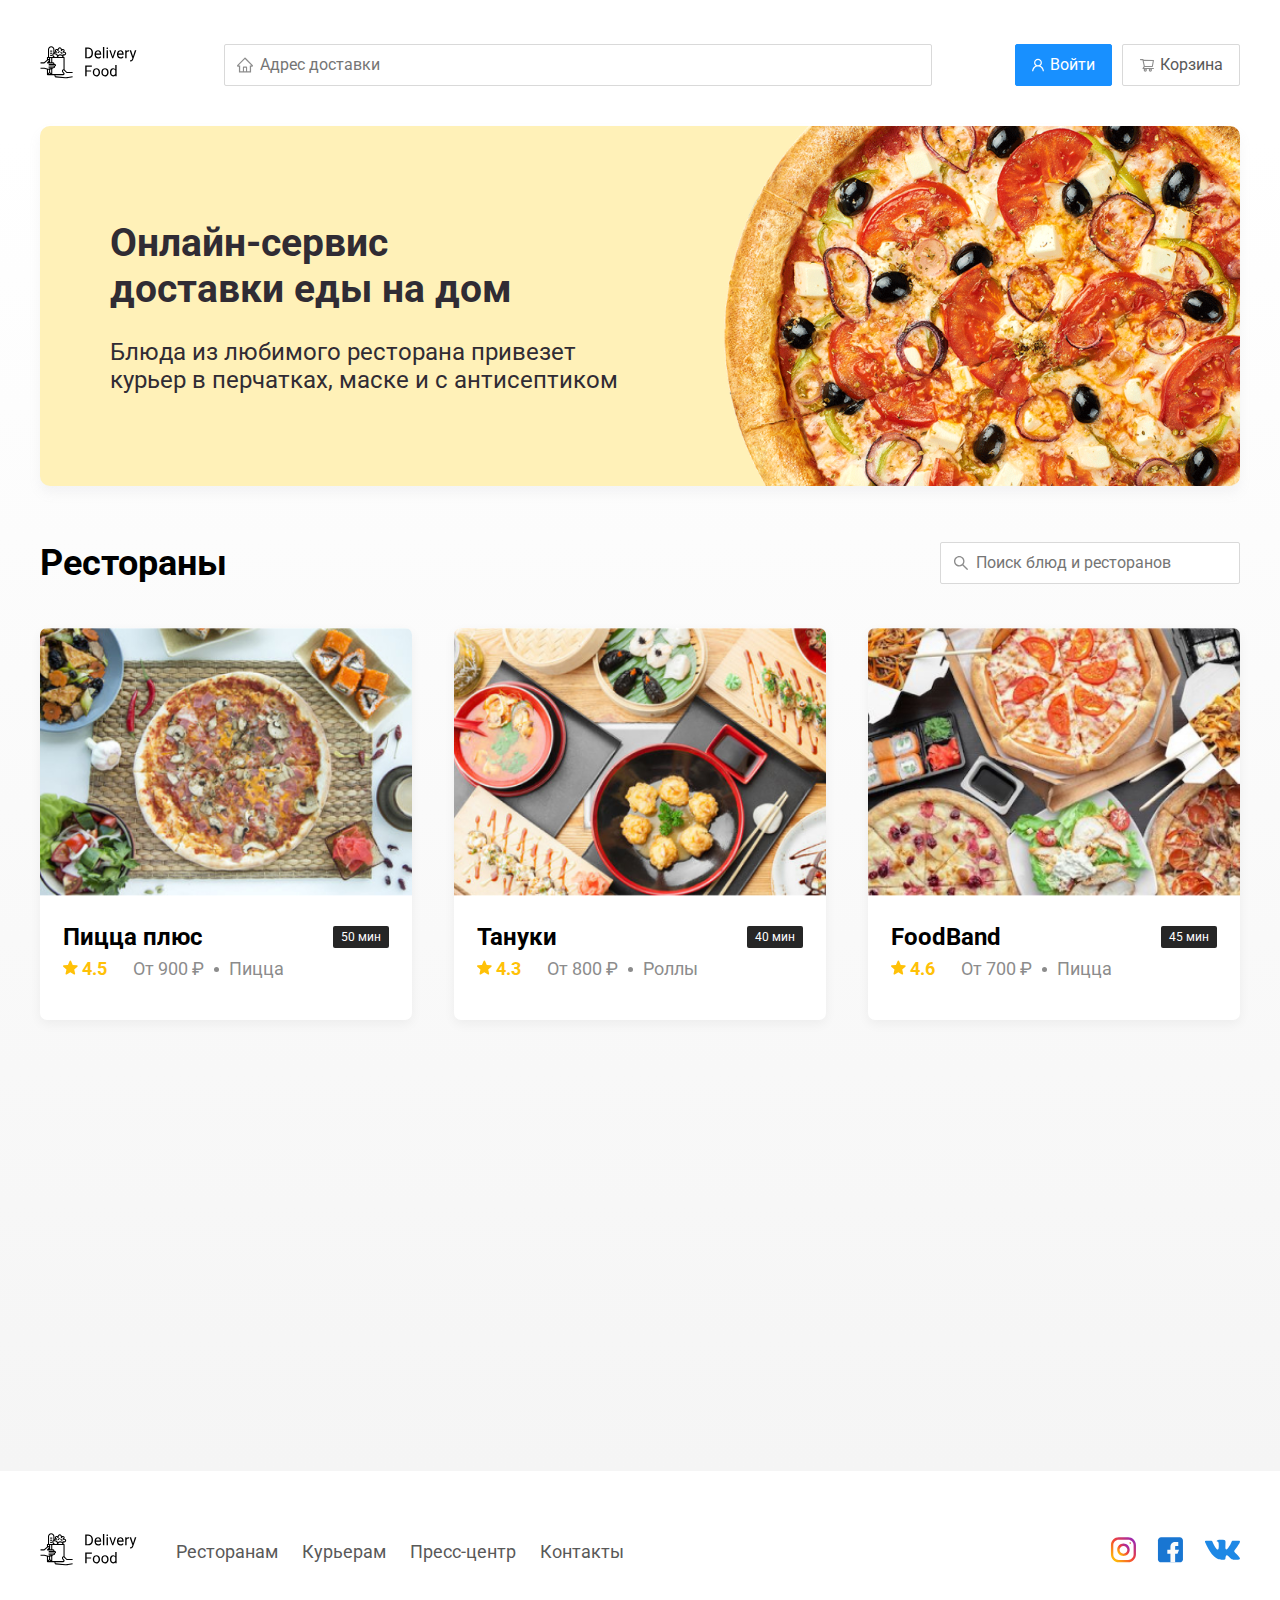
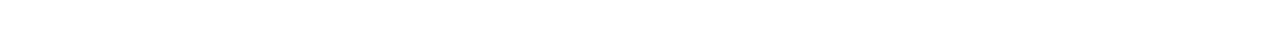
<file: index.html>
<!DOCTYPE html>
<html lang="ru">
  <head>
    <meta charset="UTF-8" />
    <meta name="viewport" content="width=device-width, initial-scale=1.0" />
    <title>Delivery Food-доставка еды на дом</title>
    <link href="https://fonts.googleapis.com/css2?family=Roboto:wght@400;700&display=swap" rel="stylesheet">
    <link rel="stylesheet" href="css/normalize.css">
    <link rel="stylesheet" href="css/animate.css">
    <link rel="stylesheet" href="css/style.css" />
  </head>
  <body>
    <div class="container">
      <header class="header">
        <a href="index.html" class="logo"><img src="img/logo.svg" alt="Logo" class="logo" />
        <!-- Логотип --></a>
        
        <input
          type="text"
          class="input address-input"
          placeholder="Адрес доставки"
        />
        <div class="buttons">
          <button class="button button-primary">
            <img src="img/user.svg" alt="user" class="button-icon" />
            <span class="button-text">Войти</span> 
          </button>
          <button class="button" id="card-button">
            <img
              src="img/shopping-cart.svg"
              alt="shopping-cart"
              class="button-icon"
            />
            <span class="button-text">Корзина</span>
          </button>
                 </div>
      </header>
      </div>


    <main class="main">
      <div class="container">
          <section class="promo1">
            <h1 class="promo-title"> Онлайн-сервис <br>доставки еды на дом</h1>
            <p class="promo-text">
              Блюда из любимого ресторана привезет <br>курьер в перчатках, маске и с антисептиком
            </p>
          </section>
          
          <section class="restaurents">
            <div class="section-heading">
              <h2 class="section-title">Рестораны</h2>
              <input type="text" class="input-search input" placeholder="Поиск блюд и ресторанов">
            </div>
          
            <div class="cards">
              <a href="#" class="card wow fadeInUp" data-wow-delay="0.2s">
                <img src="img/image.jpg" alt="image" class="card-image">
                <div class="card-text">
                  <div class="card-heading">
                    <h3 class="card-title">
                      Пицца плюс
                    </h3>
                    <span class="card-tag tag">50 мин</span>
          
                    <!-- /.card-title -->
                  </div>
                  <!-- /.card-heading -->
                  <div class="card-info">
                    <div class="rating">
                      <img src="img/rating.svg" alt="rating" class="rating-star">
                      4.5</div>
                    <div class="price">От 900 ₽</div>
                    <div class="category">Пицца</div>
                  </div>
                  <!-- /.card-info -->
                </div>
                <!-- /.card-text -->
              </a>
              <!-- /.card -->
              <a href="restaraunt.html" class="card wow fadeInUp" data-wow-delay="0.4s">
                <img src="img/image2.jpg" alt="image" class="card-image">
                <div class="card-text">
                  <div class="card-heading">
                    <h3 class="card-title">
                      Тануки
                    </h3>
                    <span class="card-tag tag">40 мин</span>
          
                    <!-- /.card-title -->
                  </div>
                  <!-- /.card-heading -->
                  <div class="card-info">
                    <div class="rating">
                      <img src="img/rating.svg" alt="rating" class="rating-star">
                      4.3</div>
                    <div class="price">От 800 ₽</div>
                    <div class="category">Роллы</div>
                  </div>
                  <!-- /.card-info -->
                </div>
                <!-- /.card-text -->
              </a>
              <!-- /.card -->
              <a href="#" class="card wow fadeInUp" data-wow-delay="0.6s">
                <img src="img/image3.jpg" alt="image" class="card-image">
                <div class="card-text">
                  <div class="card-heading">
                    <h3 class="card-title">
                      FoodBand
                    </h3>
                    <span class="card-tag tag">45 мин</span>
          
                    <!-- /.card-title -->
                  </div>
                  <!-- /.card-heading -->
                  <div class="card-info">
                    <div class="rating">
                      <img src="img/rating.svg" alt="rating" class="rating-star">
                      4.6</div>
                    <div class="price">От 700 ₽</div>
                    <div class="category">Пицца</div>
                  </div>
                  <!-- /.card-info -->
                </div>
                <!-- /.card-text -->
              </a>
              <!-- /.card -->
              <a href="#" class="card wow fadeInUp" data-wow-delay="0.2s">
                <img src="img/image4.jpg" alt="image" class="card-image">
                <div class="card-text">
                  <div class="card-heading">
                    <h3 class="card-title">
                      Жадина-пицца
                    </h3>
                    <span class="card-tag tag">55 мин</span>
          
                    <!-- /.card-title -->
                  </div>
                  <!-- /.card-heading -->
                  <div class="card-info">
                    <div class="rating">
                      <img src="img/rating.svg" alt="rating" class="rating-star">
                      4.4</div>
                    <div class="price">От 850 ₽</div>
                    <div class="category">Пицца</div>
                  </div>
                  <!-- /.card-info -->
                </div>
                <!-- /.card-text -->
              </a>
              <!-- /.card -->
              <a href="#" class="card wow fadeInUp" data-wow-delay="0.4s">
                <img src="img/image5.jpg" alt="image" class="card-image">
                <div class="card-text">
                  <div class="card-heading">
                    <h3 class="card-title">
                      Точка еды
                    </h3>
                    <span class="card-tag tag">50 мин</span>
          
                    <!-- /.card-title -->
                  </div>
                  <!-- /.card-heading -->
                  <div class="card-info">
                    <div class="rating">
                      <img src="img/rating.svg" alt="rating" class="rating-star">
                      4.5</div>
                    <div class="price">От 900 ₽</div>
                    <div class="category">Пицца</div>
                  </div>
                  <!-- /.card-info -->
                </div>
                <!-- /.card-text -->
              </a>
              <!-- /.card -->
              <a href="#" class="card wow fadeInUp" data-wow-delay="0.6s">
                <img src="img/image6.jpg" alt="image" class="card-image">
                <div class="card-text">
                  <div class="card-heading">
                    <h3 class="card-title">
                      Пицца плюс
                    </h3>
                    <span class="card-tag tag">60 мин</span>
          
                    <!-- /.card-title -->
                  </div>
                  <!-- /.card-heading -->
                  <div class="card-info">
                    <div class="rating">
                      <img src="img/rating.svg" alt="rating" class="rating-star">
                      4.5</div>
                    <div class="price">От 900 ₽</div>
                    <div class="category">Пицца</div>
                  </div>
                  <!-- /.card-info -->
                </div>
                <!-- /.card-text -->
              </a>
              <!-- /.card -->
          
            </div>
            <!-- /.cards -->
          </section>
      </div>
    </main>


    <footer class="footer">
      <div class="container">
        <div class="footer-block">
        <a href="index.html" class="logo"> <img src="img/logo.svg" alt="logo" class="logo footer-logo"></a>
          <nav class="footer-navigation">
            <a href="#" class="footer-link">Ресторанам</a>
            <a href="#" class="footer-link">Курьерам</a>
            <a href="#" class="footer-link">Пресс-центр</a>
            <a href="#" class="footer-link">Контакты</a>
          </nav>
          <div class="social-links">
            <a href="#" class="social-link">
              <img src="img/instagram.svg" alt="instagram">
            </a>
            <a href="#" class="social-link"><img src="img/facebook.svg" alt="facebook"></a>
            <a href="#" class="social-link"><img src="img/vk.svg" alt="vk"></a>
          </div>
        </div>
      </div>
    </footer>
    <div class="modal ">
      <div class="modal-dialog">
        <div class="modal-header">
          <h3 class="modal-title">Корзина</h3>
          <button class="close">&times;</button>
        </div>
        <div class="modal-body">
          <div class="food-row">
            <span class="food-name">Ролл угорь стандарт</span>
            <strong class="food-price">250 ₽</strong>
            <div class="food-counter">
              <button class="counter-button">-</button>
              <span class="counter">1</span>
              <button class="counter-button">+</button>
            </div>
          </div>
          <!-- /.foods-row -->
          <div class="food-row">
            <span class="food-name">Ролл угорь стандарт</span>
            <strong class="food-price">250 ₽</strong>
            <div class="food-counter">
              <button class="counter-button">-</button>
              <span class="counter">1</span>
              <button class="counter-button">+</button>
            </div>
          </div>
          <!-- /.foods-row -->
          <div class="food-row">
            <span class="food-name">Ролл угорь стандарт</span>
            <strong class="food-price">250 ₽</strong>
            <div class="food-counter">
              <button class="counter-button">-</button>
              <span class="counter">1</span>
              <button class="counter-button">+</button>
            </div>
          </div>
          <!-- /.foods-row -->
          <div class="food-row">
            <span class="food-name">Ролл угорь стандарт</span>
            <strong class="food-price">250 ₽</strong>
            <div class="food-counter">
              <button class="counter-button">-</button>
              <span class="counter">1</span>
              <button class="counter-button">+</button>
            </div>
          </div>
          <!-- /.foods-row -->
          <div class="food-row">
            <span class="food-name">Ролл угорь стандарт</span>
            <strong class="food-price">250 ₽</strong>
            <div class="food-counter">
              <button class="counter-button">-</button>
              <span class="counter">1</span>
              <button class="counter-button">+</button>
            </div>
          </div>
          <!-- /.foods-row -->
        </div>
        <div class="modal-footer">
          <span class="price-tag">1250 ₽</span>
          <div class="footer-buttons">
            <button class="button button-primary">Оформить заказ</button>
            <button class="button">Отмена</button>
          </div>
        </div>
      </div>
    </div>
  <script src="js/wow.min.js"></script>
    <script src="js/main.js"></script>
    
  </body>
</html>
</file>
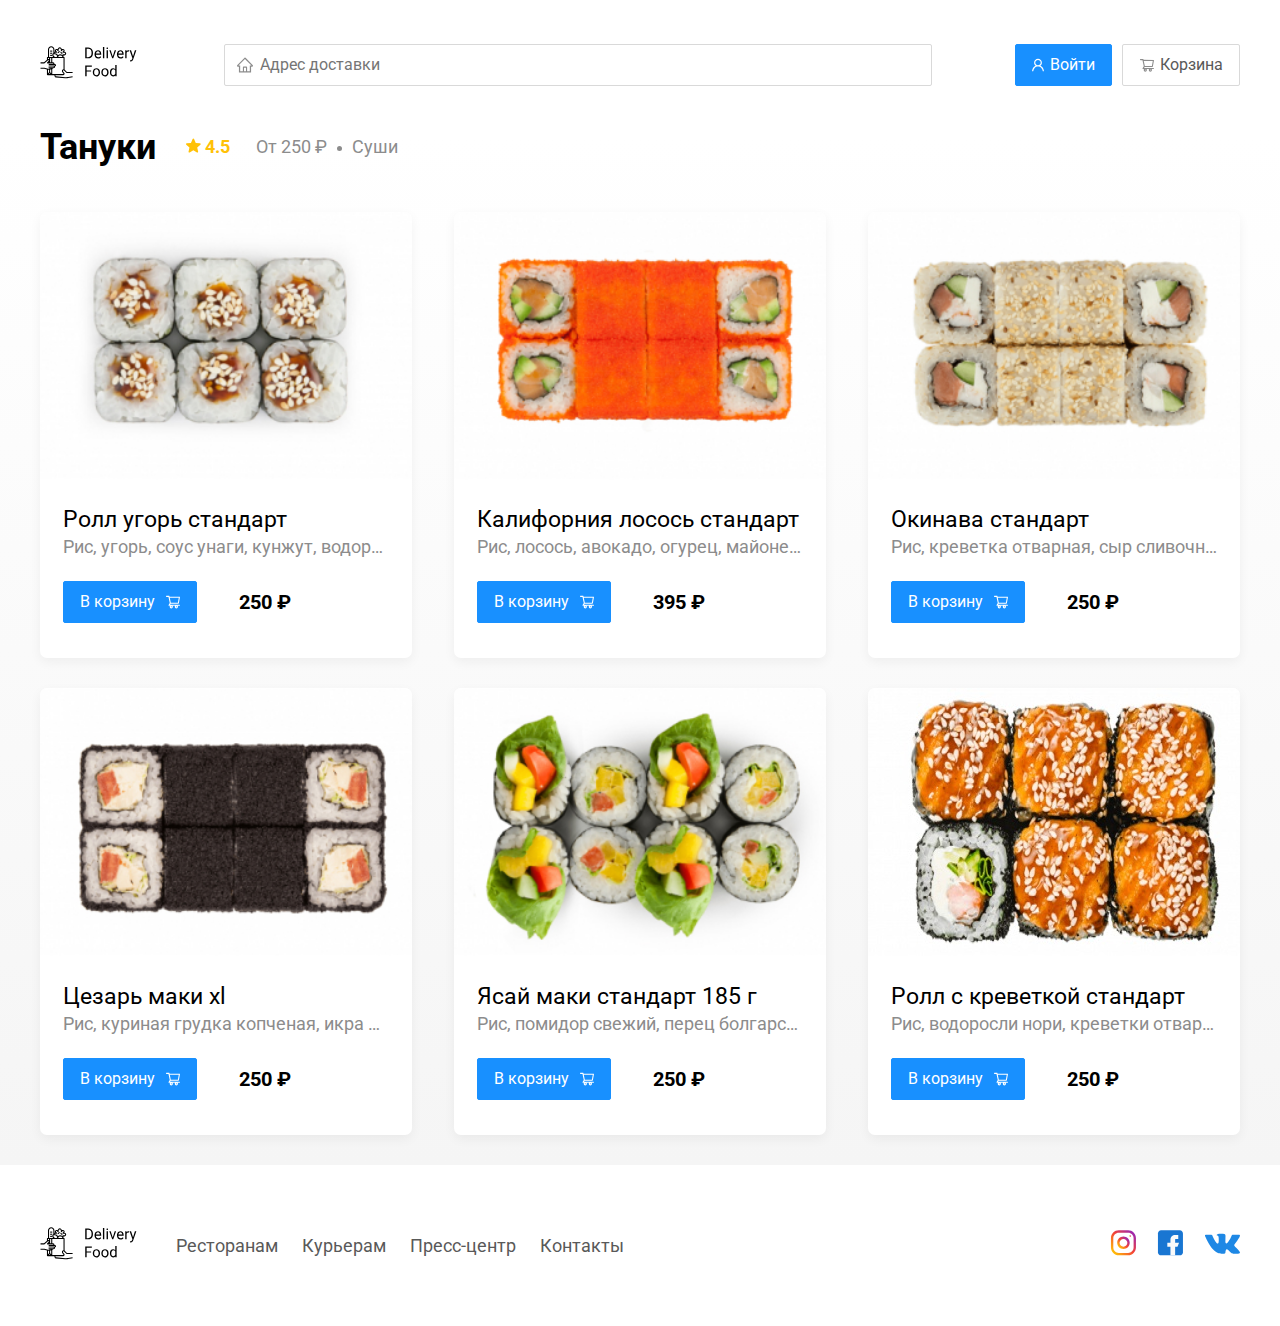
<file: restaraunt.html>
<!DOCTYPE html>
<html lang="ru">
  <head>
    <meta charset="UTF-8" />
    <meta name="viewport" content="width=device-width, initial-scale=1.0" />
    <title>Delivery Food-доставка еды на дом</title>
    <link href="https://fonts.googleapis.com/css2?family=Roboto:wght@400;700&display=swap" rel="stylesheet">
    <link rel="stylesheet" href="css/normalize.css">
    <link rel="stylesheet" href="css/animate.css">
   
    <link rel="stylesheet" href="css/style.css" />
  </head>
  <body>
    <div class="container">
      <header class="header">
      <a href="index.html" class="logo"> <img src="img/logo.svg" alt="Logo" class="logo" /></a>
        <!-- Логотип -->
        <input
          type="text"
          class="input address-input"
          placeholder="Адрес доставки"
        />
        <div class="buttons">
          <button class="button button-primary">
            <img src="img/user.svg" alt="user" class="button-icon" />
            <span class="button-text">Войти</span> 
          </button>
          <button class="button" id="card-button">
            <img
              src="img/shopping-cart.svg"
              alt="shopping-cart"
              class="button-icon"
            />
            <span class="button-text">Корзина</span>
          </button>
                 </div>
      </header>
      </div>


    <main class="main">
      <div class="container">
          
          
          <section class="restaurents">
            <div class="section-heading">
              <h2 class="section-title">Тануки</h2>
              <div class="card-info">
                <div class="rating">
                  <img src="img/rating.svg" alt="rating" class="rating-star">
                  4.5</div>
                <div class="price">От 250 ₽</div>
                <div class="category">Суши</div>
              </div>
            </div>
          
            <div class="cards">
              <div class="card wow fadeInUp" data-wow-delay="0.2s">
                <img src="img/image21.jpg" alt="image" class="card-image">
                <div class="card-text">
                  <div class="card-heading">
                    <h3 class="card-title card-title-reg">
                    Ролл угорь стандарт
                    </h3>
                   
          
                    <!-- /.card-title -->
                  </div>
                  <!-- /.card-heading -->
                  <div class="card-info">
                   
                   
                    <div class="ingridients">Рис, угорь, соус унаги, кунжут, водоросли нори.</div>
                    
                  </div>
                  <!-- /.card-info -->
                  <div class="card-buttons">
                    <button class="button button-primary">
                      <span class="button-card-text">В корзину</span>
                      <img src="img/cart1.svg" alt="shopping-cart" class="button-card-image">
                    </button>
                    <strong class="card-price-bold">250 ₽</strong>
                  </div>
                </div>
                <!-- /.card-text -->
              </div>
              <!-- /.card -->
              <div class="card wow fadeInUp" data-wow-delay="0.4s">
                <img src="img/image22.jpg" alt="image" class="card-image">
                <div class="card-text">
                  <div class="card-heading">
                    <h3 class="card-title card-title-reg">
                      Калифорния лосось стандарт
                    </h3>
                
                
                    <!-- /.card-title -->
                  </div>
                  <!-- /.card-heading -->
                  <div class="card-info">
                
                
                    <div class="ingridients">Рис, лосось, авокадо, огурец, майонез, икра масаго, водоросли нори.</div>
                
                  </div>
                  <!-- /.card-info -->
                  <div class="card-buttons">
                    <button class="button button-primary">
                      <span class="button-card-text">В корзину</span>
                      <img src="img/cart1.svg" alt="shopping-cart" class="button-card-image">
                    </button>
                    <strong class="card-price-bold">395 ₽</strong>
                  </div>
                </div>
                <!-- /.card-text -->
              </div>
              <!-- /.card -->
              <div class="card wow fadeInUp" data-wow-delay="0.6s">
                <img src="img/image23.jpg" alt="image" class="card-image">
                <div class="card-text">
                  <div class="card-heading">
                    <h3 class="card-title card-title-reg">
                      Окинава стандарт
                    </h3>
                
                
                    <!-- /.card-title -->
                  </div>
                  <!-- /.card-heading -->
                  <div class="card-info">
                
                
                    <div class="ingridients">Рис, креветка отварная, сыр сливочный, лосось, огурец свежий...</div>
                
                  </div>
                  <!-- /.card-info -->
                  <div class="card-buttons">
                    <button class="button button-primary">
                      <span class="button-card-text">В корзину</span>
                      <img src="img/cart1.svg" alt="shopping-cart" class="button-card-image">
                    </button>
                    <strong class="card-price-bold">250 ₽</strong>
                  </div>
                </div>
                <!-- /.card-text -->
              </div>
              <!-- /.card -->
              <div class="card wow fadeInUp" data-wow-delay="0.2s">
                <img src="img/image24.jpg" alt="image" class="card-image">
                <div class="card-text">
                  <div class="card-heading">
                    <h3 class="card-title card-title-reg">
                      Цезарь маки хl
                    </h3>
                
                
                    <!-- /.card-title -->
                  </div>
                  <!-- /.card-heading -->
                  <div class="card-info">
                
                
                    <div class="ingridients">Рис, куриная грудка копченая, икра масаго, томат, айсберг, соус цезарь...</div>
                
                  </div>
                  <!-- /.card-info -->
                  <div class="card-buttons">
                    <button class="button button-primary">
                      <span class="button-card-text">В корзину</span>
                      <img src="img/cart1.svg" alt="shopping-cart" class="button-card-image">
                    </button>
                    <strong class="card-price-bold">250 ₽</strong>
                  </div>
                </div>
                <!-- /.card-text -->
              </div>
              <!-- /.card -->
              <div class="card wow fadeInUp" data-wow-delay="0.4s">
                <img src="img/image25.jpg" alt="image" class="card-image">
              <div class="card-text">
                <div class="card-heading">
                  <h3 class="card-title card-title-reg">
                    Ясай маки стандарт 185 г
                  </h3>
              
              
                  <!-- /.card-title -->
                </div>
                <!-- /.card-heading -->
                <div class="card-info">
              
              
                  <div class="ingridients">Рис, помидор свежий, перец болгарский, авокадо, огурец, айсберг</div>
              
                </div>
                <!-- /.card-info -->
                <div class="card-buttons">
                  <button class="button button-primary">
                    <span class="button-card-text">В корзину</span>
                    <img src="img/cart1.svg" alt="shopping-cart" class="button-card-image">
                  </button>
                  <strong class="card-price-bold">250 ₽</strong>
                </div>
              </div>
              <!-- /.card-text -->
              </div>
              <!-- /.card -->
              <div class="card wow fadeInUp" data-wow-delay="0.6s">
                <img src="img/image26.jpg" alt="image" class="card-image" >
                <div class="card-text">
                  <div class="card-heading">
                    <h3 class="card-title card-title-reg">
                      Ролл с креветкой стандарт
                    </h3>
                
                
                    <!-- /.card-title -->
                  </div>
                  <!-- /.card-heading -->
                  <div class="card-info">
                
                
                    <div class="ingridients">Рис, водоросли нори, креветки отварные, сыр сливочный, огурцы</div>
                
                  </div>
                  <!-- /.card-info -->
                  <div class="card-buttons">
                    <button class="button button-primary">
                      <span class="button-card-text">В корзину</span>
                      <img src="img/cart1.svg" alt="shopping-cart" class="button-card-image">
                    </button>
                    <strong class="card-price-bold">250 ₽</strong>
                  </div>
                </div>
                <!-- /.card-text -->
              </div>
              <!-- /.card -->
          
            </div>
            <!-- /.cards -->
          </section>
      </div>
    </main>


    <footer class="footer">
      <div class="container">
        <div class="footer-block">
        <a href="index.html" class="logo"> <img src="img/logo.svg" alt="logo" class="logo footer-logo"></a>
          <nav class="footer-navigation">
            <a href="#" class="footer-link">Ресторанам</a>
            <a href="#" class="footer-link">Курьерам</a>
            <a href="#" class="footer-link">Пресс-центр</a>
            <a href="#" class="footer-link">Контакты</a>
          </nav>
          <div class="social-links">
            <a href="#" class="social-link">
              <img src="img/instagram.svg" alt="instagram">
            </a>
            <a href="#" class="social-link"><img src="img/facebook.svg" alt="facebook"></a>
            <a href="#" class="social-link"><img src="img/vk.svg" alt="vk"></a>
          </div>
        </div>
      </div>
    </footer>

    <div class="modal ">
      <div class="modal-dialog">
        <div class="modal-header">
          <h3 class="modal-title">Корзина</h3>
          <button class="close">&times;</button>
        </div>
        <div class="modal-body">
          <div class="food-row">
            <span class="food-name">Ролл угорь стандарт</span>
            <strong class="food-price">250 ₽</strong>
            <div class="food-counter">
              <button class="counter-button">-</button>
              <span class="counter">1</span>
              <button class="counter-button">+</button>
            </div>
          </div>
          <!-- /.foods-row -->
          <div class="food-row">
            <span class="food-name">Ролл угорь стандарт</span>
            <strong class="food-price">250 ₽</strong>
            <div class="food-counter">
              <button class="counter-button">-</button>
              <span class="counter">1</span>
              <button class="counter-button">+</button>
            </div>
          </div>
          <!-- /.foods-row -->
          <div class="food-row">
            <span class="food-name">Ролл угорь стандарт</span>
            <strong class="food-price">250 ₽</strong>
            <div class="food-counter">
              <button class="counter-button">-</button>
              <span class="counter">1</span>
              <button class="counter-button">+</button>
            </div>
          </div>
          <!-- /.foods-row -->
          <div class="food-row">
            <span class="food-name">Ролл угорь стандарт</span>
            <strong class="food-price">250 ₽</strong>
            <div class="food-counter">
              <button class="counter-button">-</button>
              <span class="counter">1</span>
              <button class="counter-button">+</button>
            </div>
          </div>
          <!-- /.foods-row -->
          <div class="food-row">
            <span class="food-name">Ролл угорь стандарт</span>
            <strong class="food-price">250 ₽</strong>
            <div class="food-counter">
              <button class="counter-button">-</button>
              <span class="counter">1</span>
              <button class="counter-button">+</button>
            </div>
          </div>
          <!-- /.foods-row -->
        </div>
        <div class="modal-footer">
          <span class="price-tag">1250 ₽</span>
          <div class="footer-buttons">
            <button class="button button-primary">Оформить заказ</button>
            <button class="button">Отмена</button>
          </div>
        </div>
      </div>
    </div>
  <script src="js/wow.min.js"></script>
    <script src="js/main.js"></script>
  </body>
</html>
</file>
<file: css/style.css>
* {
  box-sizing: border-box;
}

body {
  font-family: "Roboto", sans-serif;
  padding-top: 44px;
}
.container {
  max-width: 1200px;
  margin: auto;
}
.header {
  display: flex;
  align-items: center;
  justify-content: space-between;

  margin-bottom: 40px;
}
.input {
  background: #ffffff;
  border: 1px solid #d9d9d9;
  box-sizing: border-box;
  border-radius: 2px;
  font-size: 16px;
  line-height: 24px;
  padding: 8px;
  padding-left: 35px;
  background-repeat: no-repeat;
  background-position: left 11px center;
}

.address-input {
  flex: 0.8;
  background-image: url("../img/home.svg");
}

.input-search {
  width: 300px;
  background-image: url("../img/search.svg");
  margin-left: auto;
}

.buttons {
  display: flex;
  align-items: center;
}
.button {
  display: flex;
  align-items: center;
  padding: 8px 16px;
  background: #ffffff;
  border: 1px solid #d9d9d9;
  box-sizing: border-box;
  box-shadow: 0px 0px 2px rgba(0, 0, 0, 0.0015);
  border-radius: 2px;
  color: #595959;
  font-size: 16px;
  line-height: 24px;
}

.button-primary {
  background: #1890ff;
  border: 1px solid #1890ff;
  color: #ffffff;
  margin-right: 10px;
}

.button-card-text {
  margin-right: 10px;
}
.button-icon {
  margin-right: 6px;
}
.shopping-cart {
  margin-right: 6px;
}

.promo1 {
  box-shadow: 0px 7px 12px rgba(158, 158, 163, 0.1);
  background: #fff1b8 url("../img/pizza.jpeg") no-repeat top -100px right -247px /
    924px;
  border-radius: 10px;
  padding: 68px 70px;
  margin-bottom: 56px;
}

.promo-text {
  max-width: 538px;
  font-style: normal;
  font-weight: normal;
  font-size: 24px;
  line-height: 28px;

  color: #302c34;
}
.promo-title {
  font-style: normal;
  font-weight: bold;
  font-size: 39px;
  line-height: 46px;

  color: #302c34;
}

.main {
  background: linear-gradient(
    180deg,
    rgba(245, 245, 245, 0) 1.04%,
    #f5f5f5 100%
  );
}

.section-heading {
  display: flex;
  align-items: center;
  margin-bottom: 44px;
}
.section-title {
  font-style: normal;
  font-weight: bold;
  font-size: 36px;
  line-height: 42px;
  margin: 0;
  color: #000000;
  margin-right: 30px;
}

.card {
  background: #ffffff;
  box-shadow: 0px 4px 12px rgba(0, 0, 0, 0.05);
  border-radius: 7px;
  overflow: hidden;
  margin-bottom: 30px;
  flex-basis: 31%;
  text-decoration: none;
}

.cards {
  display: flex;
  align-items: flex-start;
  flex-wrap: wrap;
  justify-content: space-between;
}

.card-image {
  width: 384px;
  height: 268px;
  object-fit: cover;
}

.restaraunts .card-image {
  width: 212px;
  height: 384px;
}

.card-text {
  margin-top: 20px;
  padding-bottom: 35px;
  padding-left: 23px;
  padding-right: 23px;
}

.card-heading {
  display: flex;
  align-items: center;
  justify-content: space-between;
}

.card-title {
  margin: 0;
  font-style: normal;
  font-weight: bold;
  font-size: 24px;
  line-height: 32px;
  color: #000000;
}

.card-title-reg {
  font-weight: 400;
  font-size: 23px;
}
.card-tag {
  color: #ffffff;
  font-style: normal;
  font-weight: normal;
  font-size: 12px;
  line-height: 20px;
  background: #262626;
  border-radius: 2px;
  padding: 1px 8px;
}

.card-info {
  display: flex;
  align-items: center;
  flex-wrap: wrap;
}

.card-buttons {
  display: flex;
  margin-top: 24px;
  align-items: center;
}
.card-price-bold {
  font-style: normal;
  font-weight: bold;
  font-size: 20px;
  line-height: 32px;
  margin-left: 32px;
}

.rating {
  margin-right: 26px;
  font-style: normal;
  font-weight: bold;
  font-size: 18px;
  line-height: 32px;

  color: #ffc107;
}

.price,
.category {
  font-style: normal;
  font-weight: normal;
  font-size: 18px;
  line-height: 32px;
  color: #8c8c8c;
}

.ingridients {
  text-overflow: ellipsis;
  overflow: hidden;
  white-space: nowrap;
}
.category {
  text-overflow: ellipsis;
  overflow: hidden;
  white-space: nowrap;
  max-width: 150px;
}
.price {
  margin-right: 10px;
}

.price::after {
  content: "";
  width: 5px;
  height: 5px;
  background-color: #8c8c8c;
  display: inline-block;
  vertical-align: middle;
  border-radius: 50%;
  margin-left: 10px;
}

.ingridients {
  font-style: normal;
  font-weight: normal;
  font-size: 18px;
  line-height: 21px;
  color: #8c8c8c;
}
.footer {
  padding: 60px 0;
}

.footer-block {
  display: flex;
  align-items: center;
  justify-content: space-between;
}

.footer-navigation {
  margin-right: auto;
  margin-left: 35px;
}

.footer-link {
  display: inline-block;
  color: #595959;
  text-decoration: none;
  font-style: normal;
  font-weight: normal;
  font-size: 18px;
  line-height: 21px;
}
.footer-link:not(:last-child) {
  margin-right: 20px;
}

.social-links {
  display: flex;
  align-items: center;
}
.social-link:not(:last-child) {
  margin-right: 21px;
}

.modal {
  position: fixed;
  display: flex;
  left: 0;
  top: 0;
  width: 100%;
  height: 100%;
  background: rgba(0, 0, 0, 0.4);
  display: none;
}

.isOPen {
  display: flex;
}
.modal-dialog {
  max-width: 780px;
  width: 95%;

  left: 327.89px;
  top: 364.2px;
  background: #ffffff;
  border-radius: 5px;
  margin: auto;
  padding: 40px 45px;
}
.modal-header {
  display: flex;
  align-items: center;
  justify-content: space-between;
  margin-bottom: 45px;
}
.modal-title {
  font-style: normal;
  font-weight: bold;
  font-size: 36px;
  line-height: 42px;
  margin: 0;
}

.close {
  font-size: 36px;
  border: none;
  background-color: transparent;
}

.food-row {
  display: flex;
  align-items: center;
  justify-content: space-between;
  padding-bottom: 8px;
  border-bottom: 1px solid #d9d9d9;
  margin-bottom: 15px;
}
.food-name {
  font-style: normal;
  font-weight: normal;
  font-size: 18px;
  line-height: 32px;
}
.food-price {
  margin-left: auto;
  margin-right: 47px;
  font-style: normal;
  font-weight: bold;
  font-size: 20px;
  line-height: 32px;
}
.food-counter {
  display: flex;
  align-items: center;
}

.counter-button {
  background: #ffffff;
  border: 1px solid #40a9ff;
  box-sizing: border-box;
  border-radius: 2px;
  width: 39px;
  height: 32px;
  display: flex;
  align-items: center;
  justify-content: center;
  font-weight: normal;
  font-size: 14px;
  line-height: 22px;

  color: #40a9ff;
}

.counter {
  line-height: 24px;
  font-size: 16px;
  margin-left: 10px;
  margin-right: 10px;
}

.modal-body {
  margin-bottom: 52px;
}
.footer-buttons {
  display: flex;
  align-items: center;
}

.modal-footer {
  display: flex;
  align-items: center;
  justify-content: space-between;
}

.price-tag {
  background: #262626;
  border-radius: 5px;
  font-style: normal;
  font-weight: bold;
  font-size: 20px;
  line-height: 23px;
  padding: 15px 20px;
  color: #fafafa;
}
@media (max-width: 1200px) {
  .container {
    max-width: 960px;
  }
  .promo1 {
    background-color: 750px;
    background-position: center right -300px;
  }

  .category,
  .price {
    font-size: 14px;
  }
}

@media (max-width: 992px) {
  .container {
    max-width: 750px;
  }
  .promo1 {
    padding: 50px;
    background-size: 500px;
    background-position: center right -200px;
  }

  .promo-text {
    font-size: 18px;
    max-width: 480px;
  }
  .card {
    flex-basis: 49%;
  }
  .footer-link {
    font-size: 16px;
  }
}

@media (max-width: 768px) {
  .container {
    max-width: 560px;
  }
  .card-info {
    flex-wrap: wrap;
  }
  .card .rating {
    flex-basis: 100%;
  }
  .card-title {
    font-size: 18px;
  }
  .promo-title {
    font-size: 24px;
    line-height: 1.4;
  }
  .promo1 {
    background-size: 400px;
    background-position: bottom 50px right -200px;
  }
  .promo-text {
    margin-top: 0;
  }
}

@media (max-width: 578px) {
  .container {
    width: 90%;
  }
  .header {
    flex-wrap: wrap;
  }

  .address-input {
    margin-top: 15px;
    order: 5;
    flex: 1;
  }

  .promo {
    background-image: none;
  }
  .promo-title {
    margin-bottom: 10px;
  }
  .section-title {
    font-size: 20px;
  }

  .card {
    flex-basis: 100%;
  }
  .card-image {
    width: 100%;
  }
  .footer {
    padding: 30px 0;
  }
  .footer-block {
    align-items: flex-start;
  }

  .footer-navigation {
    order: 0;
    margin-left: 0;
    margin-right: 0;
    display: flex;
    flex-direction: column;
  }
  .footer-logo {
    margin-right: 15px;
    order: 1;
  }
  .social-links {
    order: 2;
  }
}

@media (max-width: 480px) {
  .button-text {
    display: none;
  }
  .button {
    min-width: 40px;
  }
  .button-icon {
    margin: 0;
  }
  .section-heading {
    flex-wrap: wrap;
  }
  .promo1 {
    padding: 20px;
    background-image: none;
  }

  .footer-block {
    flex-wrap: wrap;
    flex-direction: column;
    align-items: center;
  }
  .footer-logo {
    order: 0;
    margin-bottom: 20px;
  }
  .footer-navigation {
    margin-bottom: 20px;
    text-align: center;
  }
  .footer-link:not(:last-child) {
    margin-right: 0;
  }
} ;
</file>
